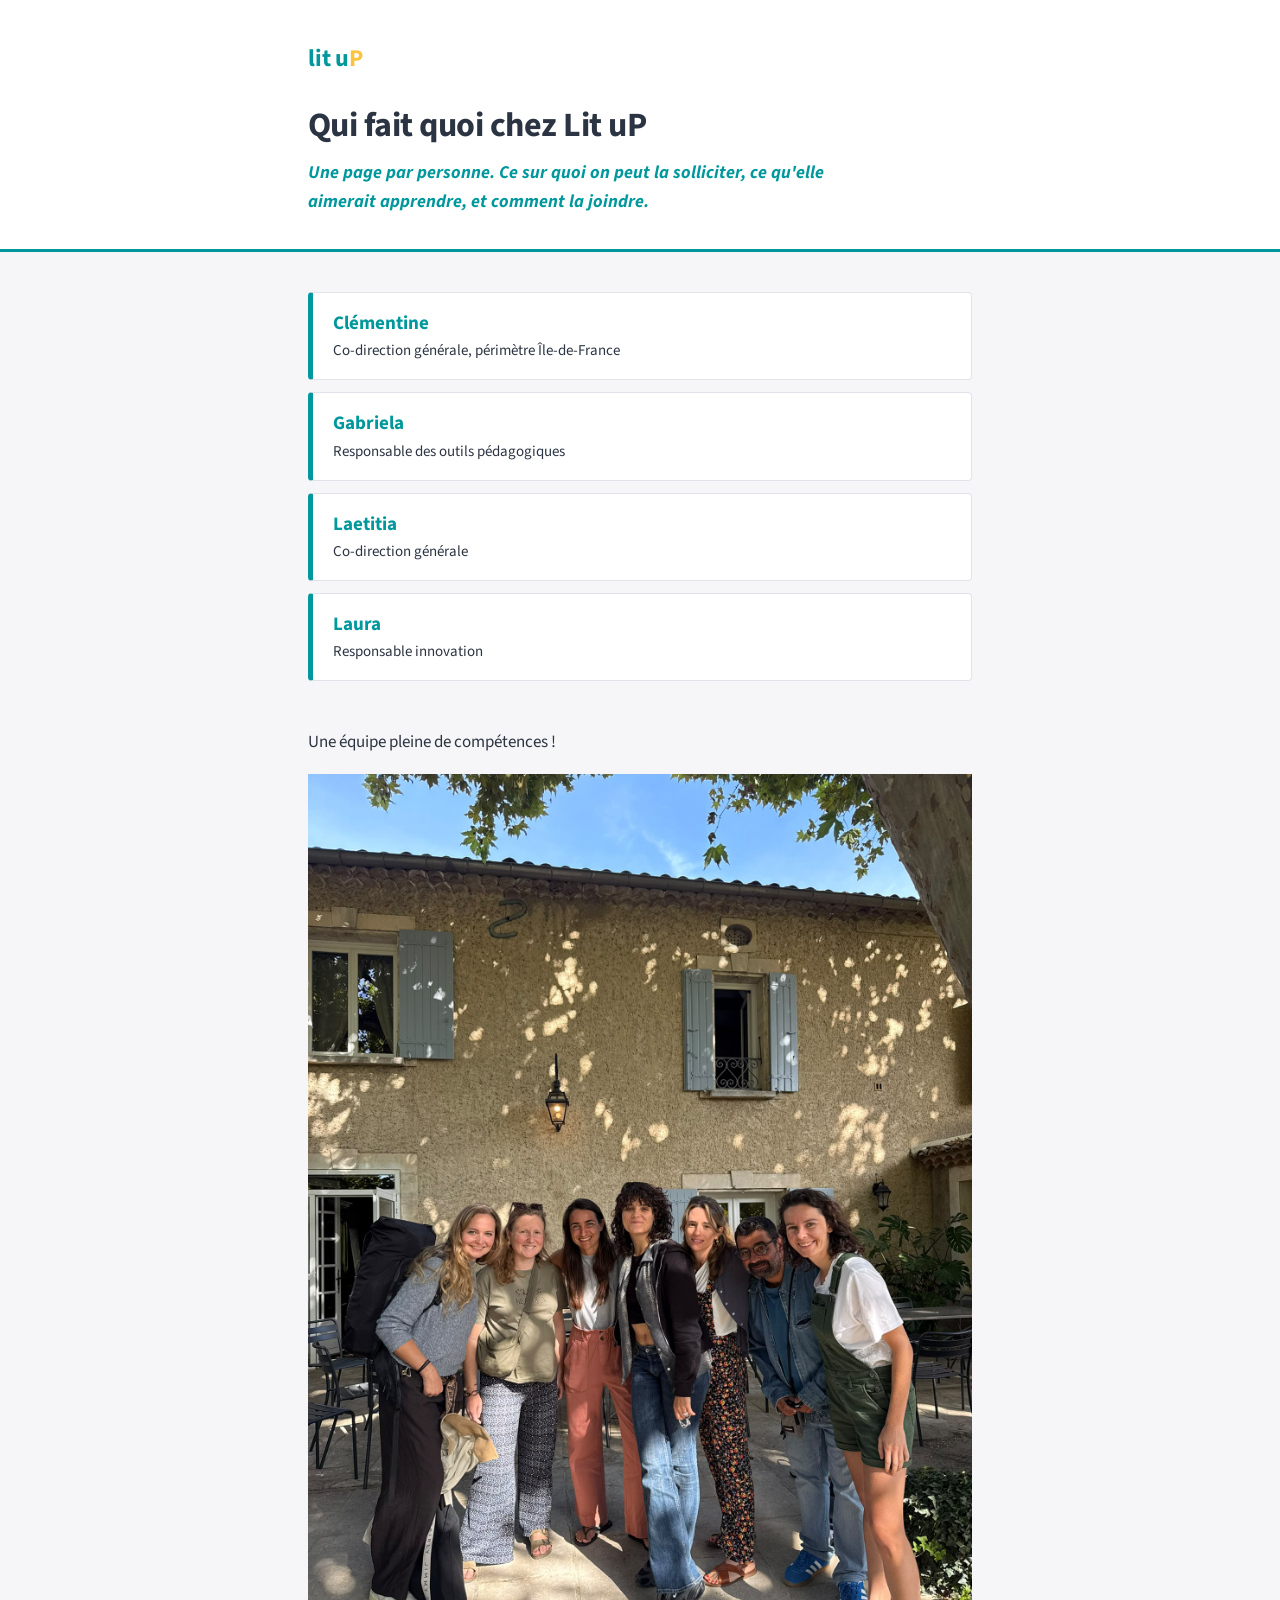
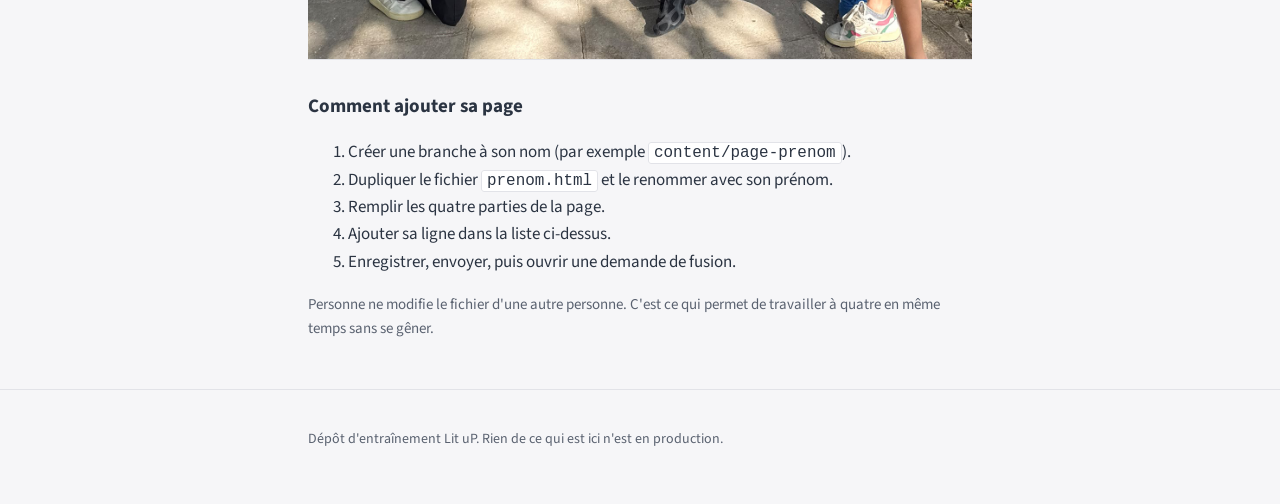
<file: index.html>
<!DOCTYPE html>
<html lang="fr">
<head>
  <meta charset="UTF-8">
  <meta name="viewport" content="width=device-width, initial-scale=1.0">
  <title>Qui fait quoi chez Lit uP</title>
  <link rel="preconnect" href="https://fonts.googleapis.com">
  <link rel="preconnect" href="https://fonts.gstatic.com" crossorigin>
  <link href="https://fonts.googleapis.com/css2?family=Source+Sans+3:ital,wght@0,400;0,600;0,700;1,700&display=swap" rel="stylesheet">
  <link rel="stylesheet" href="styles.css">
</head>
<body>

  <header class="entete">
    <div class="contenu">
      <p class="marque">
        <span class="marque-lit">lit u</span><span class="marque-p">P</span>
      </p>
      <h1>Qui fait quoi chez Lit uP</h1>
      <p class="accroche">
        Une page par personne. Ce sur quoi on peut la solliciter,
        ce qu'elle aimerait apprendre, et comment la joindre.
      </p>
    </div>
  </header>

  <main class="contenu">

    <!-- ===================================================================
         LISTE DES MEMBRES DE L'EQUIPE

         Chacun ajoute sa propre ligne ici, sur sa branche.
         Copier un bloc <a class="fiche"> ... </a> entier,
         puis remplacer le fichier, le prenom et la ligne de role.
         =================================================================== -->

    <nav class="liste" aria-label="Les pages de l'équipe">

      <a class="fiche" href="clementine.html">
        <span class="fiche-prenom">Clémentine</span>
        <span class="fiche-role">Co-direction générale, périmètre Île-de-France</span>
      </a>

      <a class="fiche" href="gabriela.html">
        <span class="fiche-prenom">Gabriela</span>
        <span class="fiche-role">Responsable des outils pédagogiques</span>
      </a>

      <a class="fiche" href="laetitia.html">
        <span class="fiche-prenom">Laetitia</span>
        <span class="fiche-role">Co-direction générale</span>
      </a>

      <a class="fiche" href="laura.html">
        <span class="fiche-prenom">Laura</span>
        <span class="fiche-role">Responsable innovation</span>
      </a>

      <!-- Exemple à dupliquer et à personnaliser :

      <a class="fiche" href="prenom.html">
        <span class="fiche-prenom">Prénom</span>
        <span class="fiche-role">Le rôle en quelques mots</span>
      </a>

      -->

    </nav>

    <p>Une équipe pleine de compétences !</p>
    <img src="images/equipe.jpg" alt="L'équipe de Lit uP réunie et souriante, en extérieur devant une bâtisse provençale" style="width: 100%; height: auto; display: block;">

    <section class="mode-emploi">
      <h2>Comment ajouter sa page</h2>
      <ol>
        <li>Créer une branche à son nom (par exemple <code>content/page-prenom</code>).</li>
        <li>Dupliquer le fichier <code>prenom.html</code> et le renommer avec son prénom.</li>
        <li>Remplir les quatre parties de la page.</li>
        <li>Ajouter sa ligne dans la liste ci-dessus.</li>
        <li>Enregistrer, envoyer, puis ouvrir une demande de fusion.</li>
      </ol>
      <p class="note">
        Personne ne modifie le fichier d'une autre personne. C'est ce qui permet
        de travailler à quatre en même temps sans se gêner.
      </p>
    </section>

  </main>

  <footer class="pied">
    <div class="contenu">
      <p>Dépôt d'entraînement Lit uP. Rien de ce qui est ici n'est en production.</p>
    </div>
  </footer>

</body>
</html>
</file>
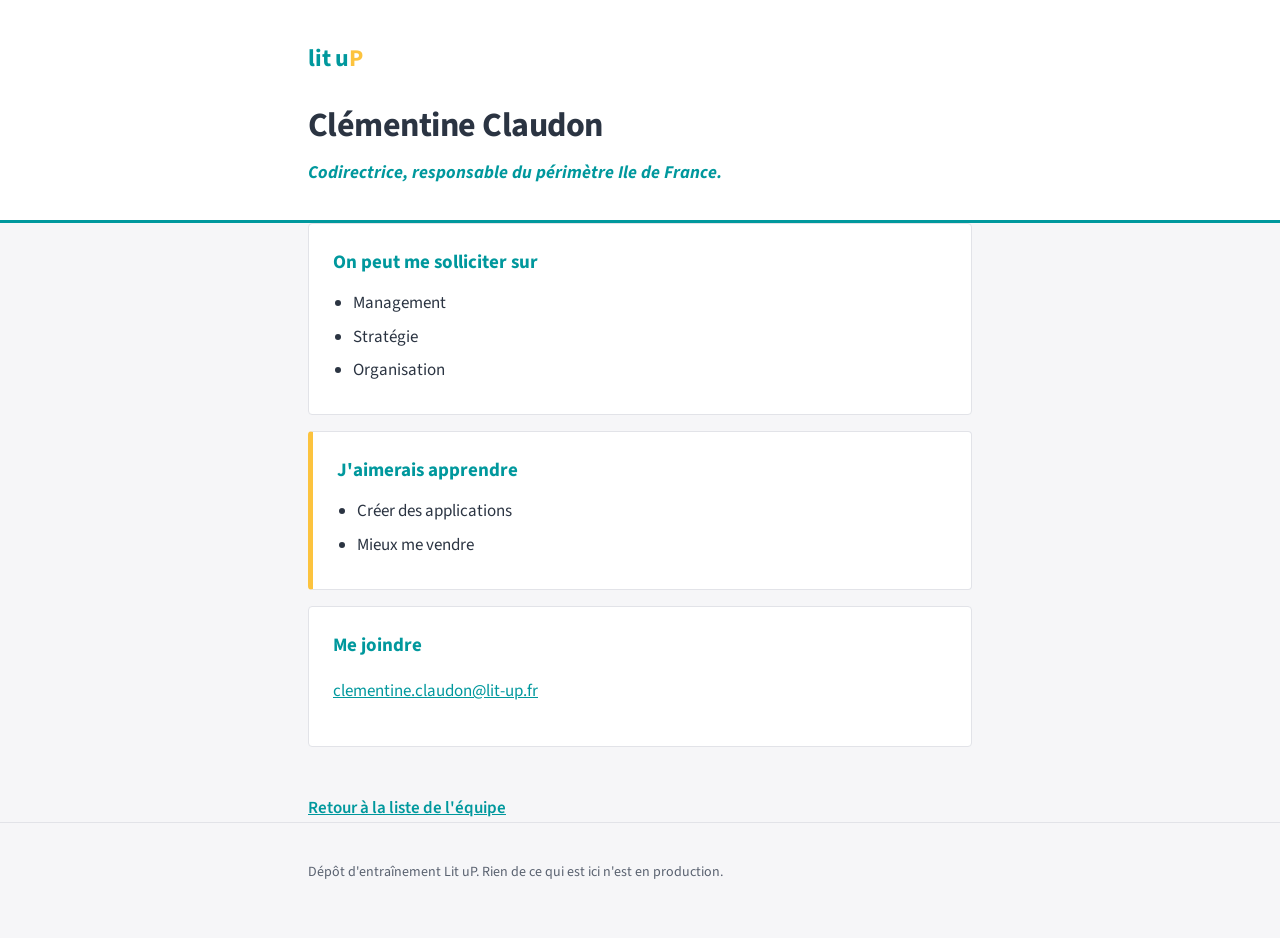
<file: clementine.html>
<!DOCTYPE html>
<html lang="fr">
<head>
  <meta charset="UTF-8">
  <meta name="viewport" content="width=device-width, initial-scale=1.0">

  <title>Clémentine Claudon, Lit uP</title>

  <link rel="preconnect" href="https://fonts.googleapis.com">
  <link rel="preconnect" href="https://fonts.gstatic.com" crossorigin>
  <link href="https://fonts.googleapis.com/css2?family=Source+Sans+3:ital,wght@0,400;0,600;0,700;1,700&display=swap" rel="stylesheet">
  <link rel="stylesheet" href="styles.css">
</head>
<body>

  <header class="entete">
    <div class="contenu">
      <p class="marque">
        <span class="marque-lit">lit u</span><span class="marque-p">P</span>
      </p>

      <h1>Clémentine Claudon</h1>

      <p class="accroche">Codirectrice, responsable du périmètre Ile de France.</p>
    </div>
  </header>

  <main class="contenu">

    <section class="bloc">
      <h2>On peut me solliciter sur</h2>
      <ul>
        <li>Management</li>
        <li>Stratégie</li>
        <li>Organisation</li>
      </ul>
    </section>

    <section class="bloc apprendre">
      <h2>J'aimerais apprendre</h2>
      <ul>
        <li>Créer des applications</li>
        <li>Mieux me vendre</li>
      </ul>
    </section>

    <section class="bloc">
      <h2>Me joindre</h2>
      <p><a href="mailto:clementine.claudon@lit-up.fr">clementine.claudon@lit-up.fr</a></p>
    </section>

    <a class="retour" href="index.html">Retour à la liste de l'équipe</a>

  </main>

  <footer class="pied">
    <div class="contenu">
      <p>Dépôt d'entraînement Lit uP. Rien de ce qui est ici n'est en production.</p>
    </div>
  </footer>

</body>
</html>
</file>
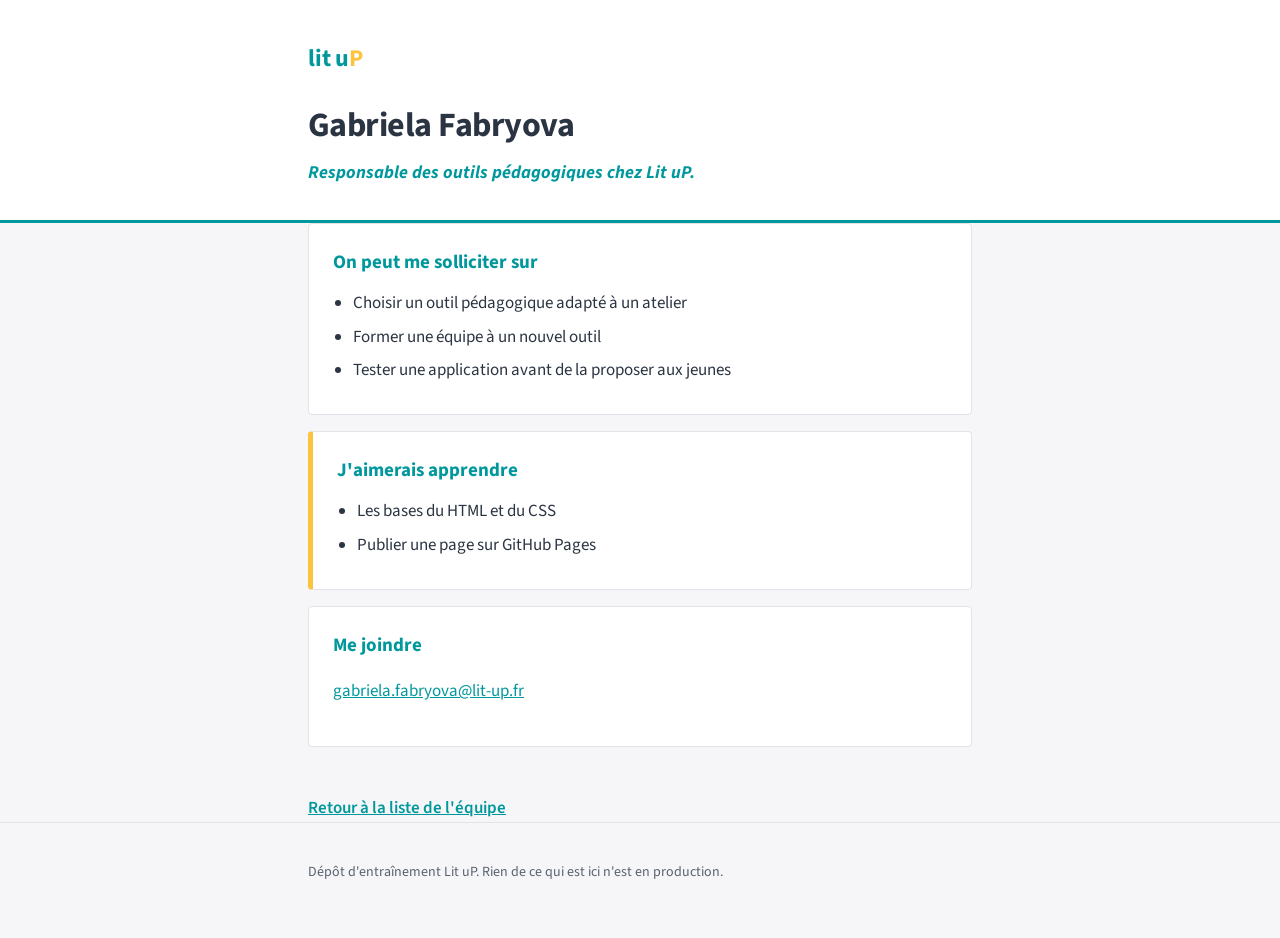
<file: gabriela.html>
<!DOCTYPE html>
<html lang="fr">
<head>
  <meta charset="UTF-8">
  <meta name="viewport" content="width=device-width, initial-scale=1.0">

  <title>Gabriela Fabryova, Lit uP</title>

  <link rel="preconnect" href="https://fonts.googleapis.com">
  <link rel="preconnect" href="https://fonts.gstatic.com" crossorigin>
  <link href="https://fonts.googleapis.com/css2?family=Source+Sans+3:ital,wght@0,400;0,600;0,700;1,700&display=swap" rel="stylesheet">
  <link rel="stylesheet" href="styles.css">
</head>
<body>

  <header class="entete">
    <div class="contenu">
      <p class="marque">
        <span class="marque-lit">lit u</span><span class="marque-p">P</span>
      </p>

      <h1>Gabriela Fabryova</h1>

      <p class="accroche">Responsable des outils pédagogiques chez Lit uP.</p>
    </div>
  </header>

  <main class="contenu">

    <section class="bloc">
      <h2>On peut me solliciter sur</h2>
      <ul>
        <li>Choisir un outil pédagogique adapté à un atelier</li>
        <li>Former une équipe à un nouvel outil</li>
        <li>Tester une application avant de la proposer aux jeunes</li>
      </ul>
    </section>

    <section class="bloc apprendre">
      <h2>J'aimerais apprendre</h2>
      <ul>
        <li>Les bases du HTML et du CSS</li>
        <li>Publier une page sur GitHub Pages</li>
      </ul>
    </section>

    <section class="bloc">
      <h2>Me joindre</h2>
      <p><a href="mailto:gabriela.fabryova@lit-up.fr">gabriela.fabryova@lit-up.fr</a></p>
    </section>

    <a class="retour" href="index.html">Retour à la liste de l'équipe</a>

  </main>

  <footer class="pied">
    <div class="contenu">
      <p>Dépôt d'entraînement Lit uP. Rien de ce qui est ici n'est en production.</p>
    </div>
  </footer>

</body>
</html>
</file>
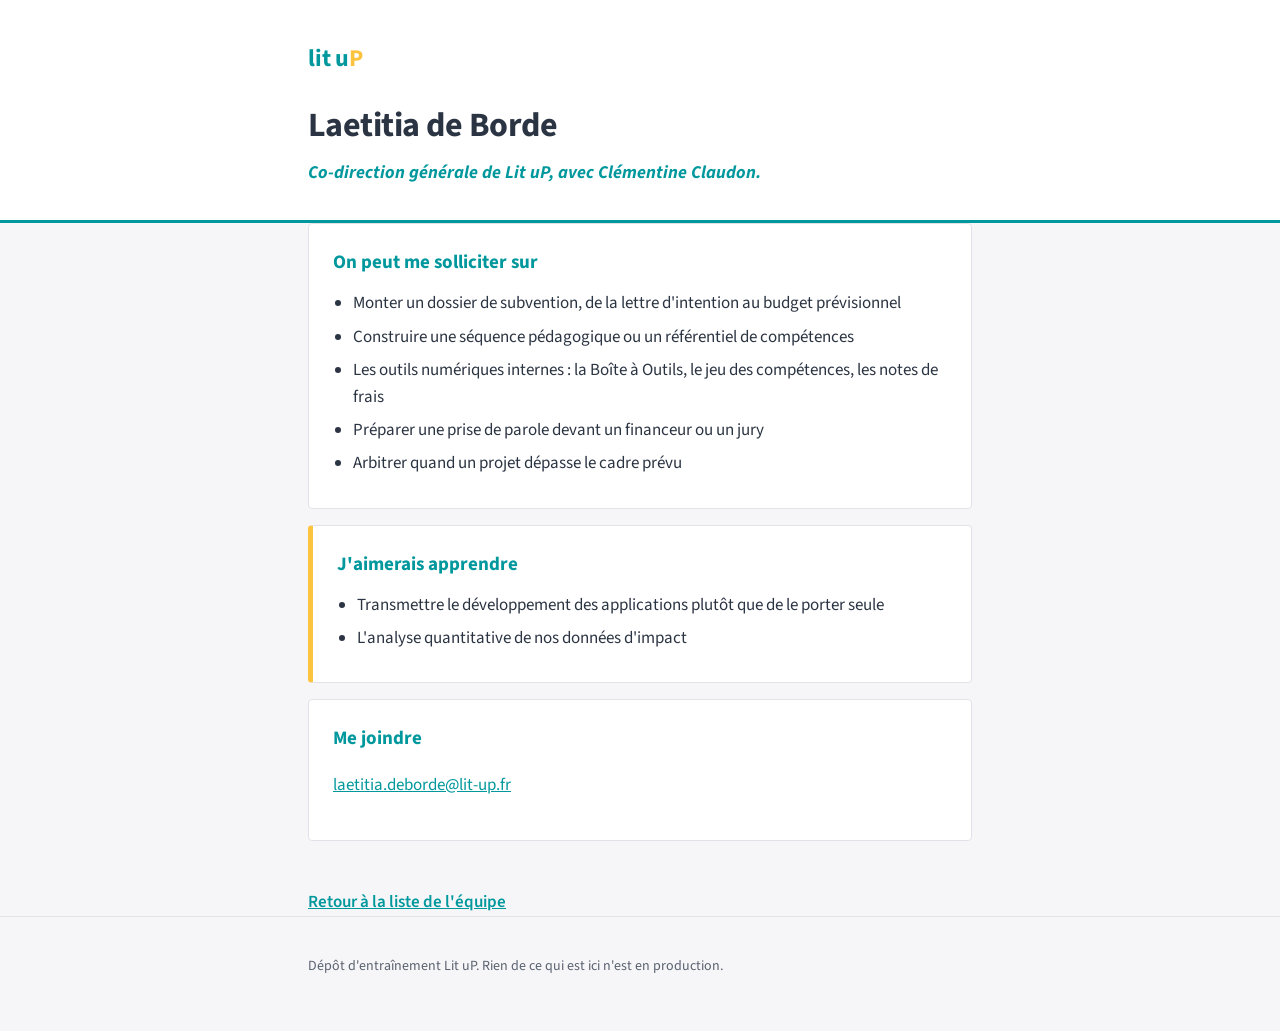
<file: laetitia.html>
<!DOCTYPE html>
<html lang="fr">
<head>
  <meta charset="UTF-8">
  <meta name="viewport" content="width=device-width, initial-scale=1.0">
  <title>Laetitia de Borde, Lit uP</title>
  <link rel="preconnect" href="https://fonts.googleapis.com">
  <link rel="preconnect" href="https://fonts.gstatic.com" crossorigin>
  <link href="https://fonts.googleapis.com/css2?family=Source+Sans+3:ital,wght@0,400;0,600;0,700;1,700&display=swap" rel="stylesheet">
  <link rel="stylesheet" href="styles.css">
</head>
<body>

  <header class="entete">
    <div class="contenu">
      <p class="marque">
        <span class="marque-lit">lit u</span><span class="marque-p">P</span>
      </p>
      <h1>Laetitia de Borde</h1>
      <p class="accroche">
        Co-direction générale de Lit uP, avec Clémentine Claudon.
      </p>
    </div>
  </header>

  <main class="contenu">

    <section class="bloc">
      <h2>On peut me solliciter sur</h2>
      <ul>
        <li>Monter un dossier de subvention, de la lettre d'intention au budget prévisionnel</li>
        <li>Construire une séquence pédagogique ou un référentiel de compétences</li>
        <li>Les outils numériques internes : la Boîte à Outils, le jeu des compétences, les notes de frais</li>
        <li>Préparer une prise de parole devant un financeur ou un jury</li>
        <li>Arbitrer quand un projet dépasse le cadre prévu</li>
      </ul>
    </section>

    <section class="bloc apprendre">
      <h2>J'aimerais apprendre</h2>
      <!-- Ajuste cette partie : c'est celle que l'équipe lira le plus attentivement -->
      <ul>
        <li>Transmettre le développement des applications plutôt que de le porter seule</li>
        <li>L'analyse quantitative de nos données d'impact</li>
      </ul>
    </section>

    <section class="bloc">
      <h2>Me joindre</h2>
      <p><a href="mailto:laetitia.deborde@lit-up.fr">laetitia.deborde@lit-up.fr</a></p>
    </section>

    <a class="retour" href="index.html">Retour à la liste de l'équipe</a>

  </main>

  <footer class="pied">
    <div class="contenu">
      <p>Dépôt d'entraînement Lit uP. Rien de ce qui est ici n'est en production.</p>
    </div>
  </footer>

</body>
</html>
</file>
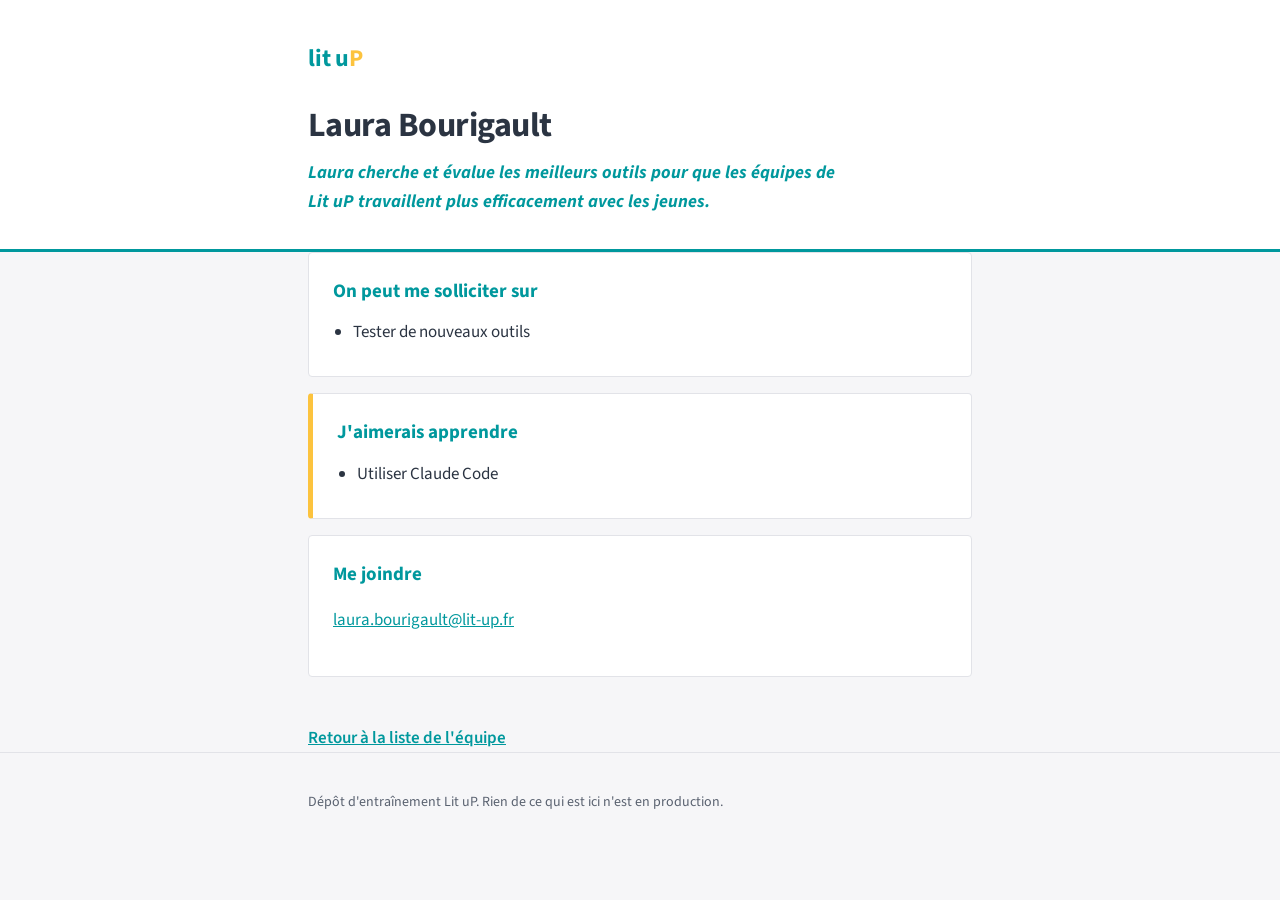
<file: laura.html>
<!DOCTYPE html>
<html lang="fr">
<head>
  <meta charset="UTF-8">
  <meta name="viewport" content="width=device-width, initial-scale=1.0">
  <title>Laura Bourigault, Lit uP</title>
  <link rel="preconnect" href="https://fonts.googleapis.com">
  <link rel="preconnect" href="https://fonts.gstatic.com" crossorigin>
  <link href="https://fonts.googleapis.com/css2?family=Source+Sans+3:ital,wght@0,400;0,600;0,700;1,700&display=swap" rel="stylesheet">
  <link rel="stylesheet" href="styles.css">
</head>
<body>

  <header class="entete">
    <div class="contenu">
      <p class="marque">
        <span class="marque-lit">lit u</span><span class="marque-p">P</span>
      </p>
      <h1>Laura Bourigault</h1>
      <p class="accroche">
        Laura cherche et évalue les meilleurs outils pour que les équipes de Lit uP travaillent plus efficacement avec les jeunes.
      </p>
    </div>
  </header>

  <main class="contenu">

    <section class="bloc">
      <h2>On peut me solliciter sur</h2>
      <ul>
        <li>Tester de nouveaux outils</li>
      </ul>
    </section>

    <section class="bloc apprendre">
      <h2>J'aimerais apprendre</h2>
      <ul>
        <li>Utiliser Claude Code</li>
      </ul>
    </section>

    <section class="bloc">
      <h2>Me joindre</h2>
      <p><a href="mailto:laura.bourigault@lit-up.fr">laura.bourigault@lit-up.fr</a></p>
    </section>

    <a class="retour" href="index.html">Retour à la liste de l'équipe</a>

  </main>

  <footer class="pied">
    <div class="contenu">
      <p>Dépôt d'entraînement Lit uP. Rien de ce qui est ici n'est en production.</p>
    </div>
  </footer>

</body>
</html>
</file>
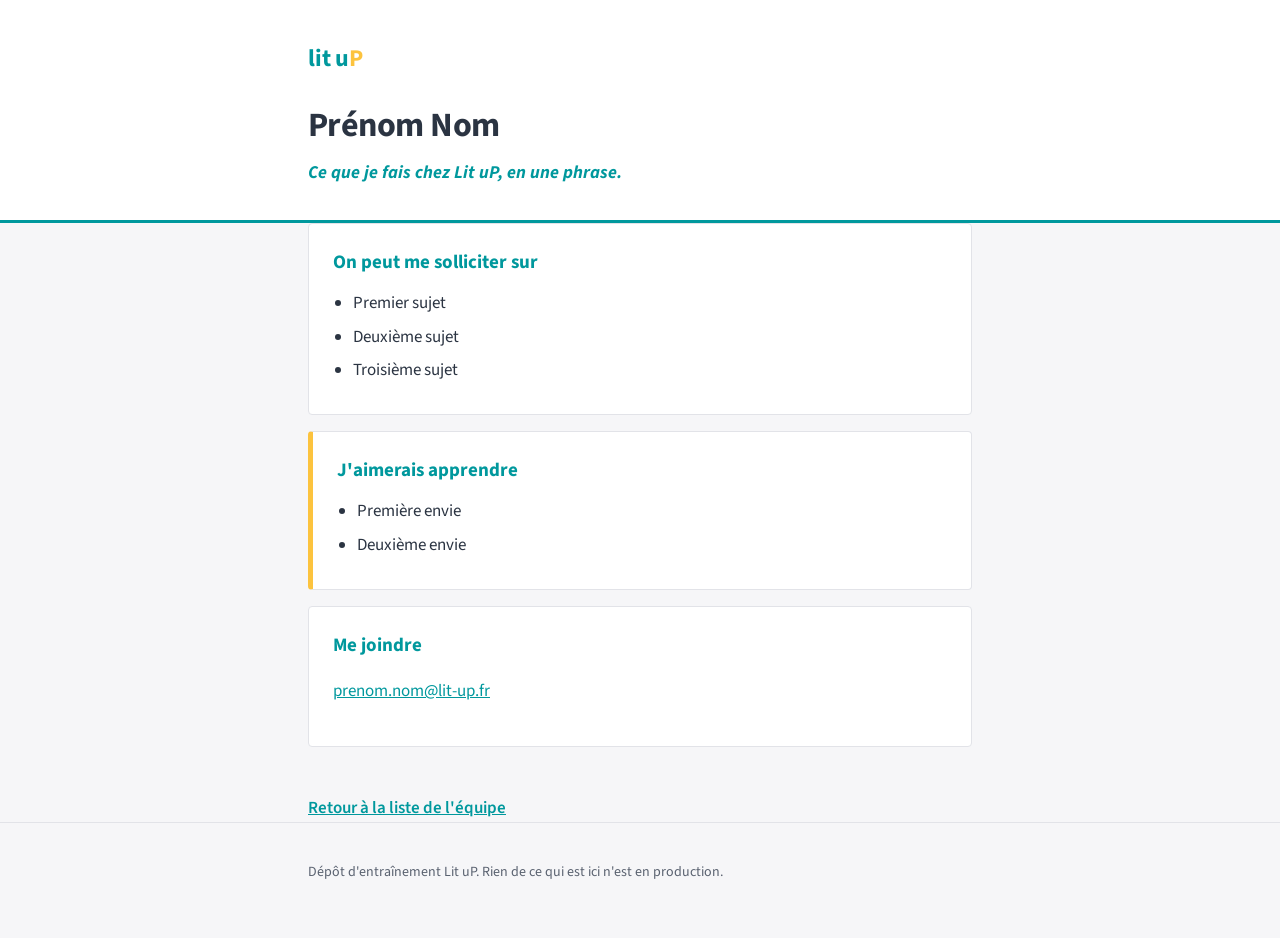
<file: prenom.html>
<!DOCTYPE html>
<html lang="fr">
<head>
  <meta charset="UTF-8">
  <meta name="viewport" content="width=device-width, initial-scale=1.0">

  <!-- A REMPLACER : le prénom dans le titre de l'onglet -->
  <title>Prénom Nom, Lit uP</title>

  <link rel="preconnect" href="https://fonts.googleapis.com">
  <link rel="preconnect" href="https://fonts.gstatic.com" crossorigin>
  <link href="https://fonts.googleapis.com/css2?family=Source+Sans+3:ital,wght@0,400;0,600;0,700;1,700&display=swap" rel="stylesheet">
  <link rel="stylesheet" href="styles.css">
</head>
<body>

  <header class="entete">
    <div class="contenu">
      <p class="marque">
        <span class="marque-lit">lit u</span><span class="marque-p">P</span>
      </p>

      <!-- A REMPLACER : prénom et nom -->
      <h1>Prénom Nom</h1>

      <!-- A REMPLACER : le rôle, en une phrase, dans des mots que
           comprendrait quelqu'un qui arrive demain -->
      <p class="accroche">Ce que je fais chez Lit uP, en une phrase.</p>
    </div>
  </header>

  <main class="contenu">

    <section class="bloc">
      <h2>On peut me solliciter sur</h2>
      <!-- A REMPLACER : trois à cinq sujets concrets.
           Plutôt "monter un budget prévisionnel de subvention"
           que "gestion financière". -->
      <ul>
        <li>Premier sujet</li>
        <li>Deuxième sujet</li>
        <li>Troisième sujet</li>
      </ul>
    </section>

    <section class="bloc apprendre">
      <h2>J'aimerais apprendre</h2>
      <!-- A REMPLACER : une à trois choses.
           C'est la partie la plus utile de la page. -->
      <ul>
        <li>Première envie</li>
        <li>Deuxième envie</li>
      </ul>
    </section>

    <section class="bloc">
      <h2>Me joindre</h2>
      <!-- A REMPLACER : adresse professionnelle, et éventuellement
           les jours ou créneaux où l'on est joignable -->
      <p><a href="mailto:prenom.nom@lit-up.fr">prenom.nom@lit-up.fr</a></p>
    </section>

    <a class="retour" href="index.html">Retour à la liste de l'équipe</a>

  </main>

  <footer class="pied">
    <div class="contenu">
      <p>Dépôt d'entraînement Lit uP. Rien de ce qui est ici n'est en production.</p>
    </div>
  </footer>

</body>
</html>
</file>
<file: styles.css>
/* ===================================================================
   Charte Lit uP
   Cette feuille de style est commune à toutes les pages.
   On n'a pas besoin d'y toucher pour créer sa page.
   =================================================================== */

:root {
  --anthracite: #2B3442;   /* texte principal */
  --canard: #00989D;       /* couleur primaire */
  --jaune: #FCC33E;        /* accent */
  --violet: #6B2468;       /* touche rare */
  --fond: #F6F6F8;         /* fond de page */
  --blanc: #FFFFFF;
  --trait: #E2E3E8;        /* filets et bordures */
}

* { box-sizing: border-box; }

body {
  margin: 0;
  background: var(--fond);
  color: var(--anthracite);
  font-family: "Source Sans 3", "Source Sans Pro", system-ui, sans-serif;
  font-weight: 400;
  font-size: 1.0625rem;
  line-height: 1.6;
}

/* Largeur de lecture confortable, marges automatiques */
.contenu {
  max-width: 44rem;
  margin: 0 auto;
  padding: 0 1.25rem;
}

/* ---------- En-tête ---------- */

.entete {
  background: var(--blanc);
  border-bottom: 3px solid var(--canard);
  padding: 2.5rem 0 2rem;
}

.marque {
  margin: 0 0 1.75rem;
  font-size: 1.5rem;
  font-weight: 700;
  letter-spacing: -0.01em;
}
.marque-lit { color: var(--canard); }
.marque-p   { color: var(--jaune); }

h1 {
  margin: 0 0 0.75rem;
  font-size: 2.125rem;
  font-weight: 700;
  line-height: 1.2;
  letter-spacing: -0.015em;
}

.accroche {
  margin: 0;
  max-width: 34rem;
  font-size: 1.125rem;
  font-style: italic;
  font-weight: 700;
  color: var(--canard);
}

/* ---------- Liste des pages ---------- */

.liste {
  display: grid;
  gap: 0.75rem;
  margin: 2.5rem 0 3rem;
}

.fiche {
  display: block;
  background: var(--blanc);
  border: 1px solid var(--trait);
  border-left: 5px solid var(--canard);
  border-radius: 4px;
  padding: 1rem 1.25rem;
  text-decoration: none;
  color: inherit;
}

.fiche:hover,
.fiche:focus-visible {
  border-left-color: var(--jaune);
}

.fiche-prenom {
  display: block;
  font-size: 1.1875rem;
  font-weight: 700;
  color: var(--canard);
}

.fiche-role {
  display: block;
  font-size: 0.9375rem;
  color: var(--anthracite);
}

/* ---------- Pages personnelles ---------- */

.bloc {
  background: var(--blanc);
  border: 1px solid var(--trait);
  border-radius: 4px;
  padding: 1.5rem;
  margin: 0 0 1rem;
}

.bloc h2 {
  margin: 0 0 0.75rem;
  font-size: 1.1875rem;
  font-weight: 700;
  color: var(--canard);
}

.bloc.apprendre {
  border-left: 5px solid var(--jaune);
}

.bloc ul {
  margin: 0;
  padding-left: 1.25rem;
}

.bloc li { margin-bottom: 0.375rem; }

.bloc a { color: var(--canard); }

/* ---------- Mode d'emploi et pied de page ---------- */

.mode-emploi {
  border-top: 1px solid var(--trait);
  padding-top: 2rem;
  margin-bottom: 3rem;
}

.mode-emploi h2 {
  margin: 0 0 1rem;
  font-size: 1.1875rem;
  font-weight: 700;
}

code {
  background: var(--blanc);
  border: 1px solid var(--trait);
  border-radius: 3px;
  padding: 0.0625rem 0.3125rem;
  font-size: 0.9375em;
}

.note {
  color: #5A6270;
  font-size: 0.9375rem;
}

.retour {
  display: inline-block;
  margin: 2rem 0 0;
  color: var(--canard);
  font-weight: 600;
}

.pied {
  border-top: 1px solid var(--trait);
  padding: 1.5rem 0 2.5rem;
  font-size: 0.875rem;
  color: #5A6270;
}

/* ---------- Accessibilité et petits écrans ---------- */

a:focus-visible,
.fiche:focus-visible {
  outline: 3px solid var(--violet);
  outline-offset: 2px;
}

@media (max-width: 30rem) {
  h1 { font-size: 1.75rem; }
  .entete { padding: 2rem 0 1.5rem; }
  .bloc { padding: 1.25rem; }
}
</file>
